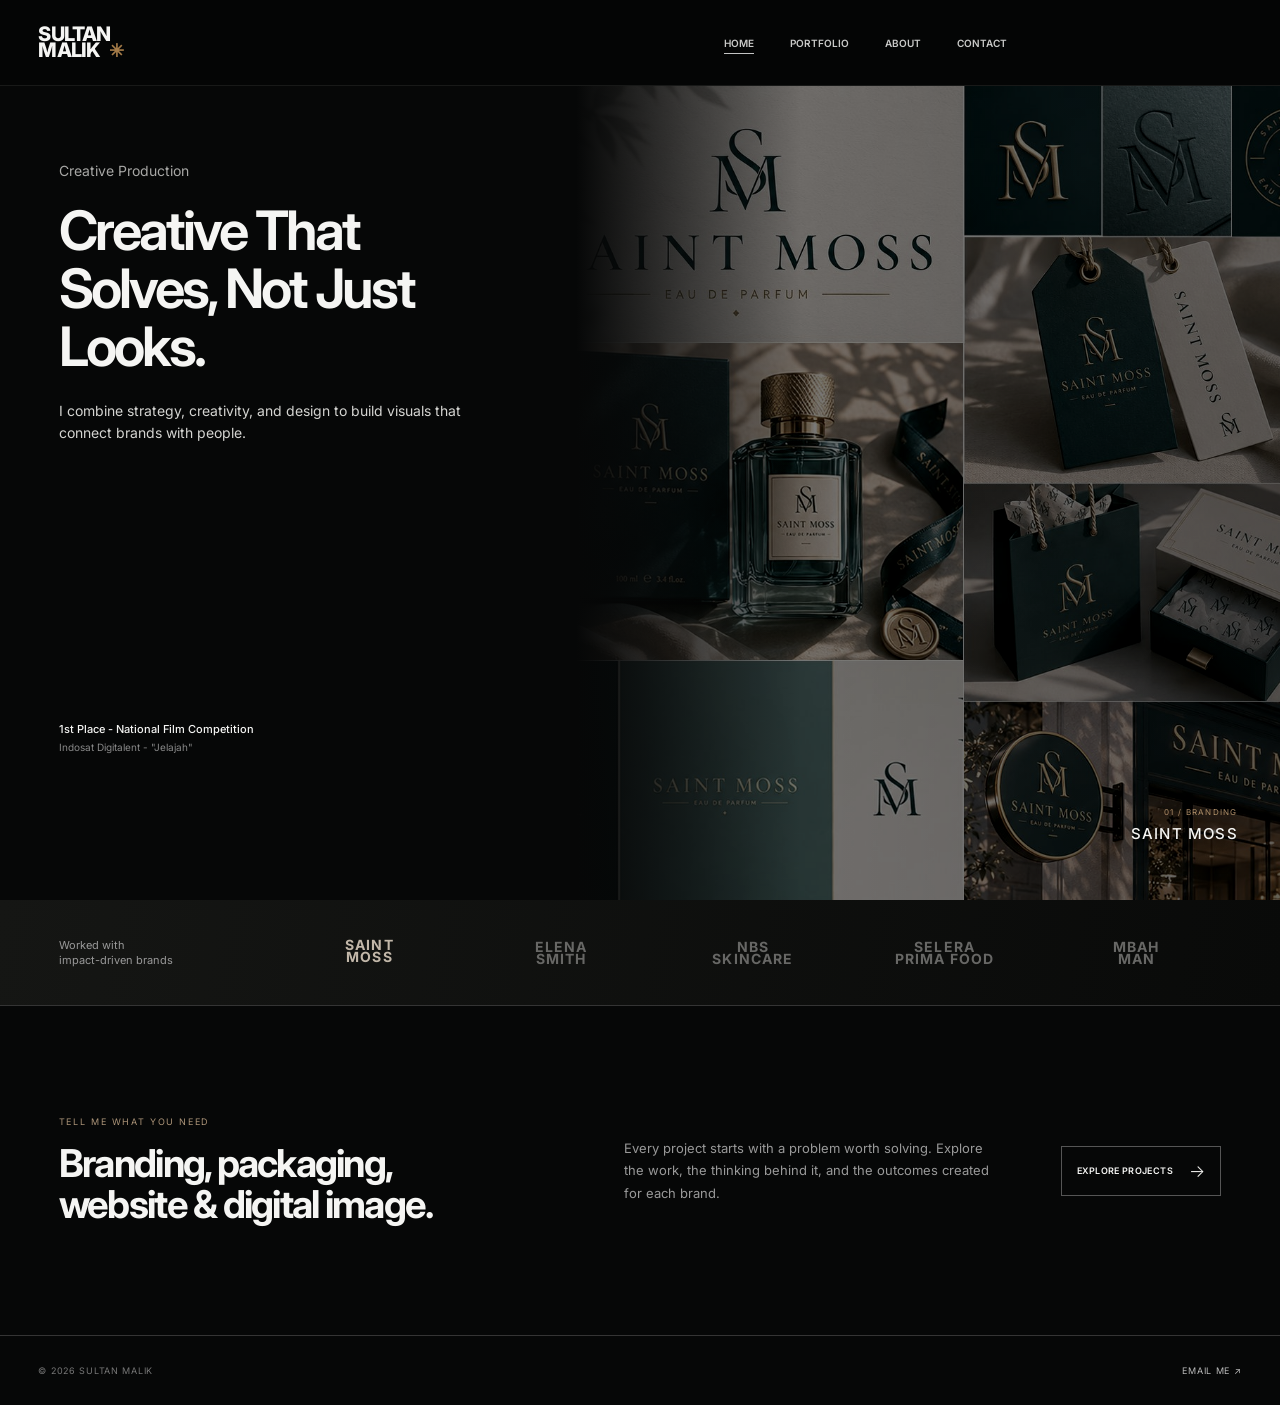
<file: index.html>
<!doctype html>
<html lang="en">
  <head>
    <!-- ========================================================
         PENGATURAN HALAMAN HOME
         Ubah judul tab browser dan deskripsi Google di bagian ini.
         ======================================================== -->
    <meta charset="UTF-8">
    <meta name="viewport" content="width=device-width, initial-scale=1">
    <meta
      name="description"
      content="Sultan Malik - Creative and Design Production."
    >
    <title>Sultan Malik - Home</title>
    <link rel="stylesheet" href="./src/styles.css?v=20260626-achievement-gap-2">
  </head>

  <body data-page="home">
    <div class="site-shell">
      <!-- HEADER DAN MENU
           Isi header dibuat oleh src/common.js. -->
      <div id="site-header"></div>

      <main class="home-page">
        <!-- ======================================================
             HERO HOME
             Ubah label, judul besar, dan deskripsi di sini.
             ====================================================== -->
        <section class="hero" id="home">
          <div class="hero-copy">
            <p class="intro" id="homeIntroLabel">Creative Production</p>

            <h1 id="homeHeadline">
              Creative That<br>
              Solves, Not Just<br>
              Looks.
            </h1>

            <p class="lede" id="homeIntroText">
              I combine strategy, creativity, and design to build visuals that
              connect brands with people.
            </p>

            <div class="award achievement-carousel" id="achievementCarousel">
              <div
                class="achievement-items"
                id="achievementItems"
                aria-live="polite"
              >
                <article class="achievement-item active">
                  <b>1st Place - National Film Competition</b>
                  <span>Indosat Digitalent - "Jelajah"</span>
                </article>

                <article class="achievement-item">
                  <b>2nd Place - National Film Competition</b>
                  <span>SEAMEO BIOTROP - "Lerak"</span>
                </article>

                <article class="achievement-item">
                  <b>Top 10 - Provincial Film Competition</b>
                  <span>Short film - "Tanpa Batas"</span>
                </article>
              </div>
            </div>
          </div>

          <!-- SLIDER GAMBAR PROJECT HOME
               Tambah atau ubah setiap <figure class="hero-slide"> di sini. -->
          <div
            class="hero-art"
            role="img"
            aria-label="Dark premium packaging concept"
          >
            <figure class="hero-slide active" data-slide="0">
              <img
                src="./assets/saintmoss/template-web.jpg"
                alt="SAINT MOSS branding project"
                fetchpriority="high"
                decoding="async"
              >
              <figcaption>
                <span>01 / BRANDING</span>
                <b>SAINT MOSS</b>
              </figcaption>
            </figure>

            <figure class="hero-slide" data-slide="1" aria-hidden="true">
              <img
                src="./assets/elena/DI/1-web.jpg"
                alt="ELENA SMITH digital imaging"
                loading="lazy"
                decoding="async"
              >
              <figcaption>
                <span>02 / DIGITAL IMAGING</span>
                <b>ELENA SMITH</b>
              </figcaption>
            </figure>

            <figure class="hero-slide" data-slide="2" aria-hidden="true">
              <img
                src="./assets/nbs/sosmed/sosmed1-web.jpg"
                alt="NBS SKINCARE social media"
                loading="lazy"
                decoding="async"
              >
              <figcaption>
                <span>03 / SOCIAL MEDIA</span>
                <b>NBS SKINCARE</b>
              </figcaption>
            </figure>

            <figure class="hero-slide" data-slide="3" aria-hidden="true">
              <img
                src="./assets/mockup/1688/NAGET MODERATE 500gr-web.jpg"
                alt="SELERA PRIMA FOOD packaging project"
                loading="lazy"
                decoding="async"
              >
              <figcaption>
                <span>04 / PACKAGING</span>
                <b>SELERA PRIMA FOOD</b>
              </figcaption>
            </figure>

            <figure class="hero-slide" data-slide="4" aria-hidden="true">
              <img
                src="./assets/mbahman/mobil1.jpg"
                alt="MBAH MAN car branding project"
                loading="lazy"
                decoding="async"
              >
              <figcaption>
                <span>05 / CAR BRANDING</span>
                <b>MBAH MAN</b>
              </figcaption>
            </figure>
          </div>
        </section>

        <!-- ======================================================
             TOMBOL NAMA BRAND DI BAWAH SLIDER
             data-slide harus sesuai urutan hero-slide, dimulai dari 0.
             ====================================================== -->
        <section class="brand-strip" aria-label="Selected clients">
          <p>
            Worked with<br>
            impact-driven brands
          </p>

          <button class="brand-trigger active" data-slide="0" aria-pressed="true">
            SAINT<br>
            MOSS
          </button>

          <button class="brand-trigger" data-slide="1" aria-pressed="false">
            ELENA<br>
            SMITH
          </button>

          <button class="brand-trigger" data-slide="2" aria-pressed="false">
            NBS<br>
            SKINCARE
          </button>

          <button class="brand-trigger" data-slide="3" aria-pressed="false">
            SELERA<br>
          PRIMA FOOD
          </button>

          <button class="brand-trigger" data-slide="4" aria-pressed="false">
            MBAH<br>
            MAN
          </button>
        </section>

        <!-- ======================================================
             AJAKAN MELIHAT PORTFOLIO
             ====================================================== -->
        <section class="home-next">
          <div>
            <p class="eyebrow">TELL ME WHAT YOU NEED</p>

            <h2 id="practiceTitle">
              Branding, packaging,<br>
              website & digital image.
            </h2>
          </div>

          <p id="practiceText">
            Every project starts with a problem worth solving. Explore the work,
            the thinking behind it, and the outcomes created for each brand.
          </p>

          <a class="outline-button" href="./portfolio.html">
            EXPLORE PROJECTS
            <span class="arrow">→</span>
          </a>
        </section>
      </main>

      <!-- FOOTER
           Isi footer dibuat oleh src/common.js. -->
      <div id="site-footer"></div>
    </div>

    <!-- JAVASCRIPT
         common.js = header/menu/footer, index.js = seluruh slider Home. -->
    <script type="module" src="./src/common.js"></script>
    <script type="module" src="./src/index.js"></script>
  </body>
</html>
</file>
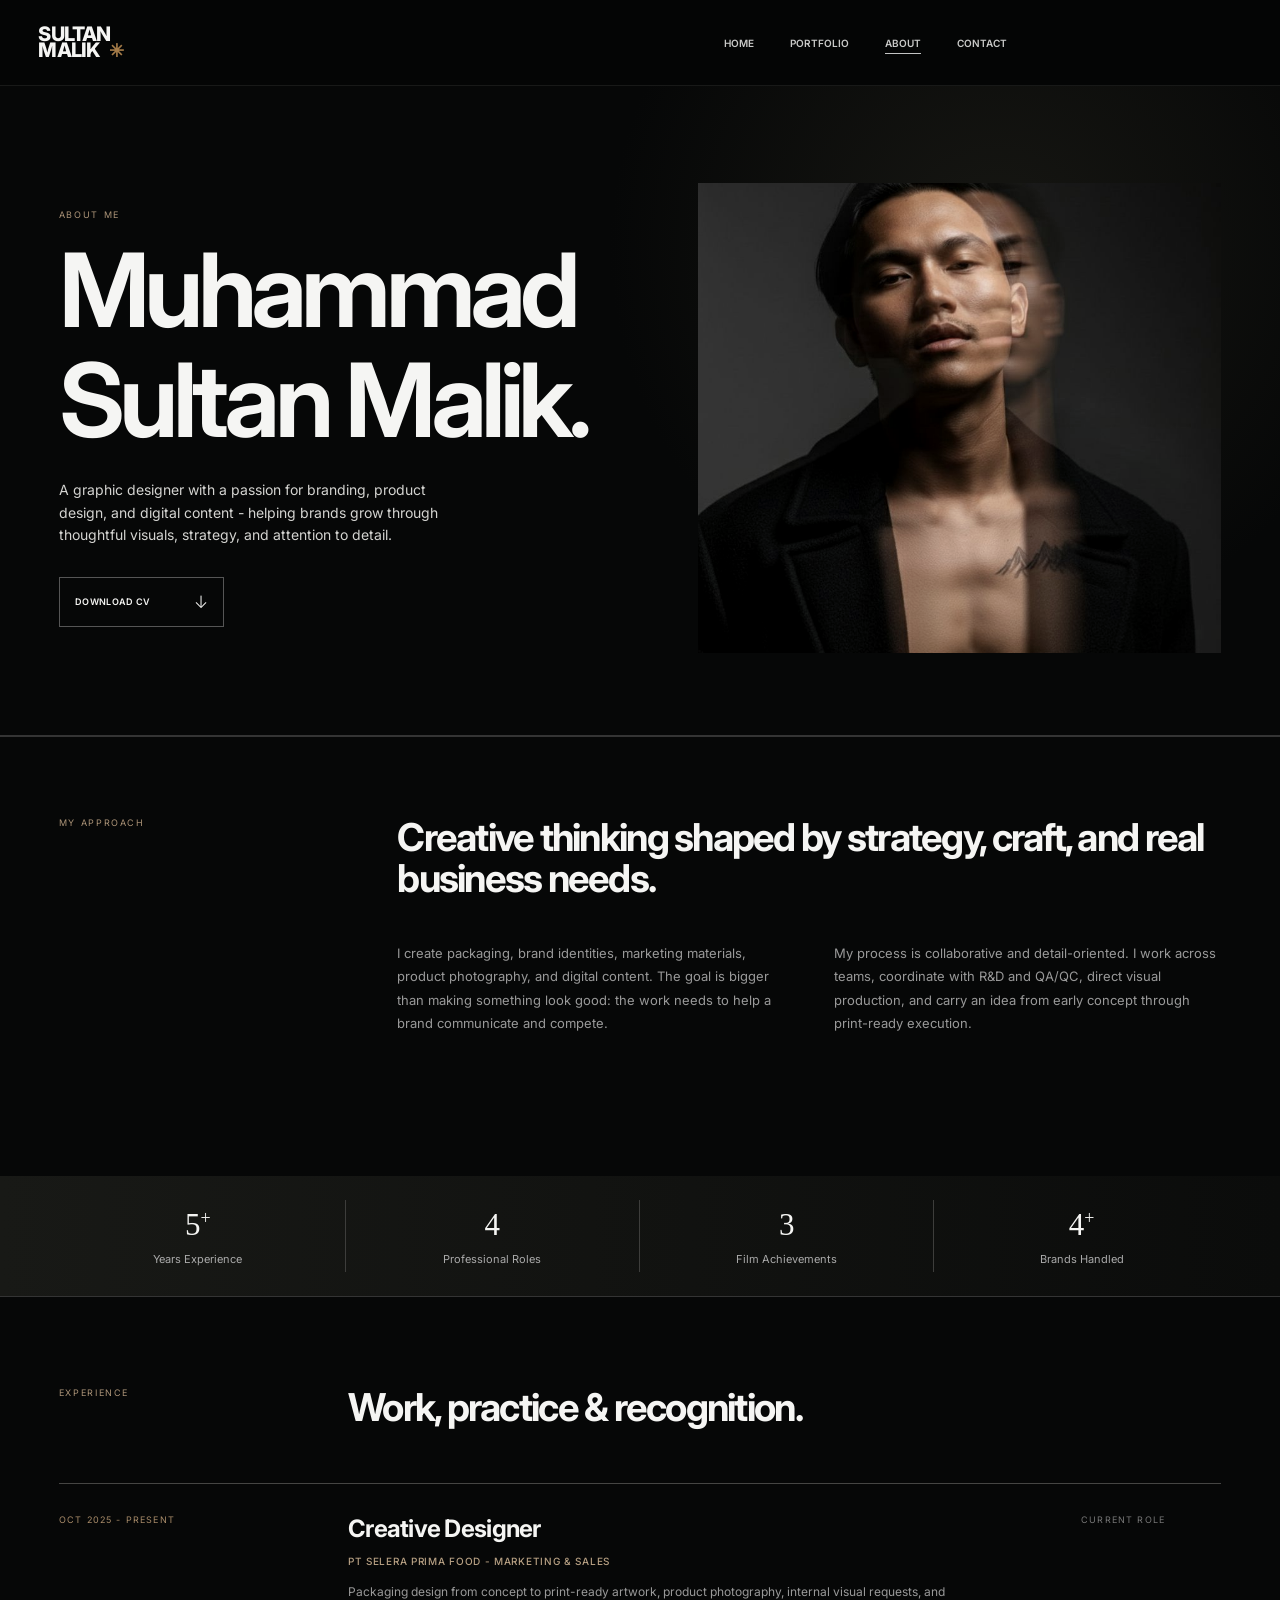
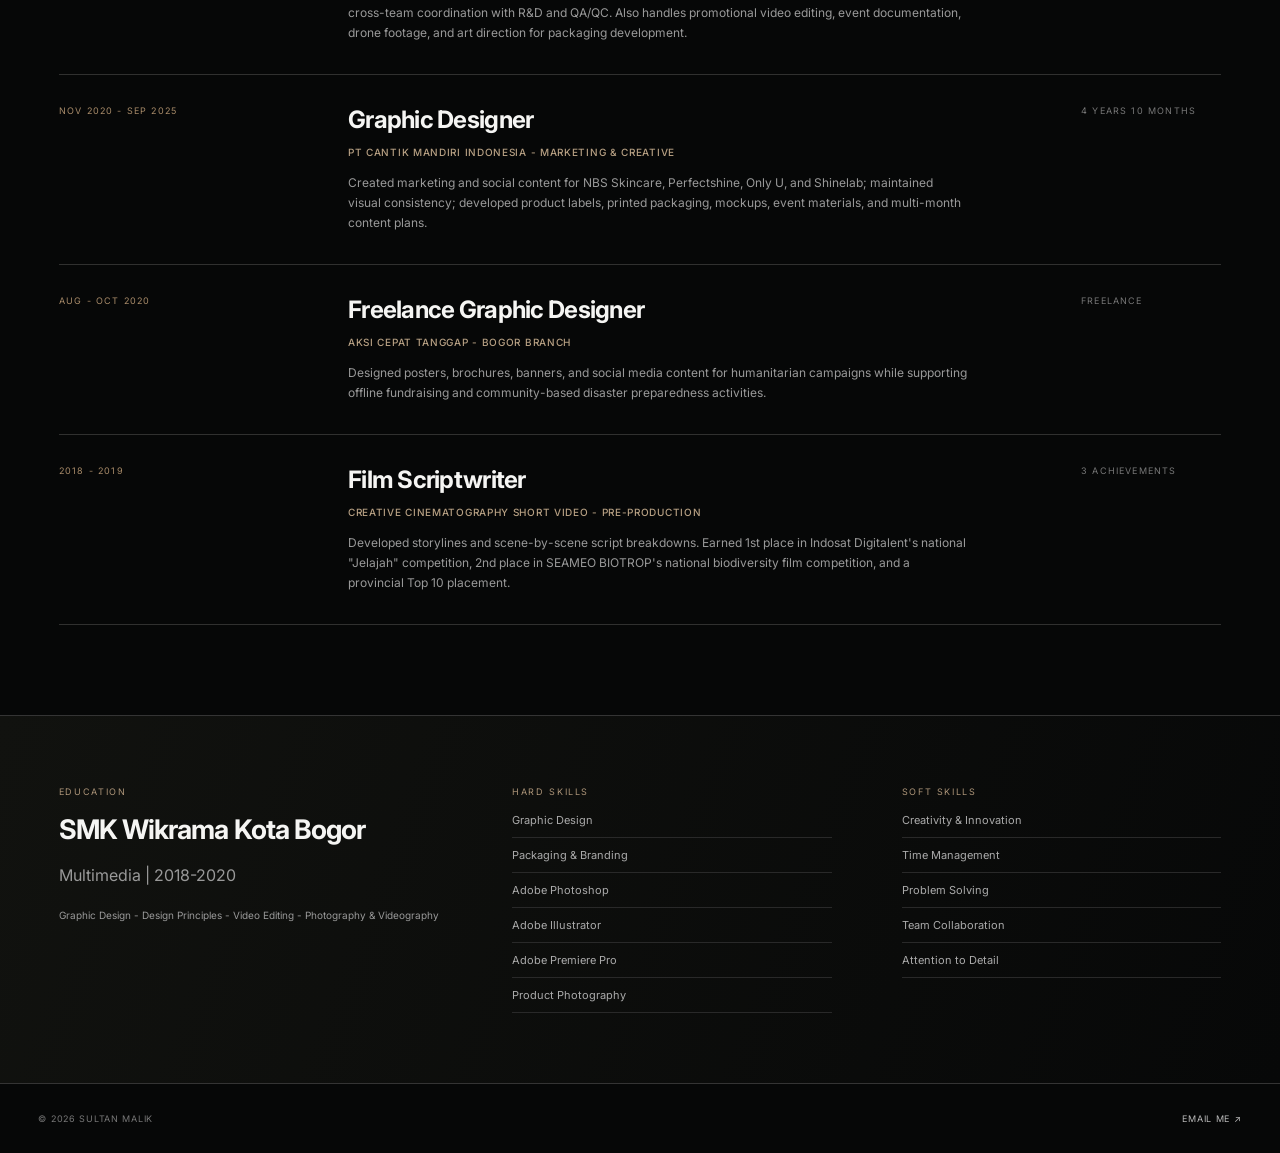
<file: about.html>
<!doctype html>
<html lang="en">
  <head>
    <!-- ========================================================
         PENGATURAN HALAMAN ABOUT
         Ubah judul tab browser dan deskripsi Google di bagian ini.
         ======================================================== -->
    <meta charset="UTF-8">
    <meta name="viewport" content="width=device-width, initial-scale=1">
    <meta
      name="description"
      content="About and experience of Muhammad Sultan Malik, multidisciplinary graphic designer."
    >
    <title>Sultan Malik - About & Experience</title>
    <link rel="stylesheet" href="./src/styles.css?v=20260626-achievement-gap-2">
  </head>

  <body data-page="about">
    <div class="site-shell">
      <!-- HEADER DAN MENU: dibuat oleh src/common.js. -->
      <div id="site-header"></div>

      <main class="about-page">
        <!-- ======================================================
             HERO ABOUT
             Ubah nama, intro, link CV, dan foto profil di sini.
             ====================================================== -->
        <section class="page-intro about-hero">
          <div>
            <p class="eyebrow">ABOUT ME</p>

            <h1 id="aboutName">
              Muhammad<br>
              Sultan Malik.
            </h1>

            <p class="lede" id="aboutIntro">
              A graphic designer with a passion for branding, product design,
              and digital content - helping brands grow through thoughtful
              visuals, strategy, and attention to detail.
            </p>

            <a
              class="outline-button cv-button"
              href="./assets/Sultan-Malik-CV.pdf"
              download
            >
              DOWNLOAD CV
              <span class="arrow">↓</span>
            </a>
          </div>

          <figure class="portrait large">
            <img
              id="aboutPortrait"
              src="./assets/malik-web.jpg"
              alt="Portrait of Muhammad Sultan Malik"
              decoding="async"
            >
          </figure>
        </section>

        <!-- ======================================================
             CERITA DAN PENDEKATAN KERJA
             ====================================================== -->
        <section class="about-story">
          <p class="eyebrow">MY APPROACH</p>

          <div>
            <h2 id="approachTitle">
              Creative thinking shaped by strategy, craft, and real business
              needs.
            </h2>

            <div class="story-columns" id="approachParagraphs">
              <p>
                I create packaging, brand identities, marketing materials,
                product photography, and digital content. The goal is bigger
                than making something look good: the work needs to help a brand
                communicate and compete.
              </p>

              <p>
                My process is collaborative and detail-oriented. I work across
                teams, coordinate with R&D and QA/QC, direct visual production,
                and carry an idea from early concept through print-ready
                execution.
              </p>
            </div>
          </div>
        </section>

        <!-- ======================================================
             ANGKA STATISTIK
             ====================================================== -->
        <section class="stats" id="aboutStats">
          <div>
            <strong>5<sup>+</sup></strong>
            <span>Years Experience</span>
          </div>

          <div>
            <strong>4</strong>
            <span>Professional Roles</span>
          </div>

          <div>
            <strong>3</strong>
            <span>Film Achievements</span>
          </div>

          <div>
            <strong>4<sup>+</sup></strong>
            <span>Brands Handled</span>
          </div>
        </section>

        <!-- ======================================================
             TIMELINE EXPERIENCE
             Tambah pengalaman baru dengan menyalin satu blok <article>.
             ====================================================== -->
        <section class="experience-block">
          <div class="section-heading">
            <p class="eyebrow">EXPERIENCE</p>
            <h2>Work, practice & recognition.</h2>
          </div>

          <div class="timeline" id="experienceTimeline">
            <article>
              <time>OCT 2025 - PRESENT</time>

              <div>
                <h2>Creative Designer</h2>
                <h3>PT Selera Prima Food - Marketing & Sales</h3>

                <p>
                  Packaging design from concept to print-ready artwork, product
                  photography, internal visual requests, and cross-team
                  coordination with R&D and QA/QC. Also handles promotional
                  video editing, event documentation, drone footage, and art
                  direction for packaging development.
                </p>
              </div>

              <span>CURRENT ROLE</span>
            </article>

            <article>
              <time>NOV 2020 - SEP 2025</time>

              <div>
                <h2>Graphic Designer</h2>
                <h3>PT Cantik Mandiri Indonesia - Marketing & Creative</h3>

                <p>
                  Created marketing and social content for NBS Skincare,
                  Perfectshine, Only U, and Shinelab; maintained visual
                  consistency; developed product labels, printed packaging,
                  mockups, event materials, and multi-month content plans.
                </p>
              </div>

              <span>4 YEARS 10 MONTHS</span>
            </article>

            <article>
              <time>AUG - OCT 2020</time>

              <div>
                <h2>Freelance Graphic Designer</h2>
                <h3>Aksi Cepat Tanggap - Bogor Branch</h3>

                <p>
                  Designed posters, brochures, banners, and social media
                  content for humanitarian campaigns while supporting offline
                  fundraising and community-based disaster preparedness
                  activities.
                </p>
              </div>

              <span>FREELANCE</span>
            </article>

            <article>
              <time>2018 - 2019</time>

              <div>
                <h2>Film Scriptwriter</h2>
                <h3>
                  Creative Cinematography Short Video - Pre-production
                </h3>

                <p>
                  Developed storylines and scene-by-scene script breakdowns.
                  Earned 1st place in Indosat Digitalent's national "Jelajah"
                  competition, 2nd place in SEAMEO BIOTROP's national
                  biodiversity film competition, and a provincial Top 10
                  placement.
                </p>
              </div>

              <span>3 ACHIEVEMENTS</span>
            </article>
          </div>
        </section>

        <!-- ======================================================
             EDUCATION, HARD SKILLS, DAN SOFT SKILLS
             ====================================================== -->
        <section class="credentials">
          <div>
            <p class="eyebrow">EDUCATION</p>
            <h2 id="educationName">SMK Wikrama Kota Bogor</h2>
            <p id="educationDetails">Multimedia | 2018-2020</p>

            <small>
              Graphic Design - Design Principles - Video Editing - Photography
              & Videography
            </small>
          </div>

          <div>
            <p class="eyebrow">HARD SKILLS</p>

            <ul id="hardSkills">
              <li>Graphic Design</li>
              <li>Packaging & Branding</li>
              <li>Adobe Photoshop</li>
              <li>Adobe Illustrator</li>
              <li>Adobe Premiere Pro</li>
              <li>Product Photography</li>
            </ul>
          </div>

          <div>
            <p class="eyebrow">SOFT SKILLS</p>

            <ul id="softSkills">
              <li>Creativity & Innovation</li>
              <li>Time Management</li>
              <li>Problem Solving</li>
              <li>Team Collaboration</li>
              <li>Attention to Detail</li>
            </ul>
          </div>
        </section>

      </main>

      <!-- FOOTER: dibuat oleh src/common.js. -->
      <div id="site-footer"></div>
    </div>

    <!-- JAVASCRIPT HEADER, MENU MOBILE, DAN FOOTER -->
    <script type="module" src="./src/common.js"></script>
  </body>
</html>
</file>
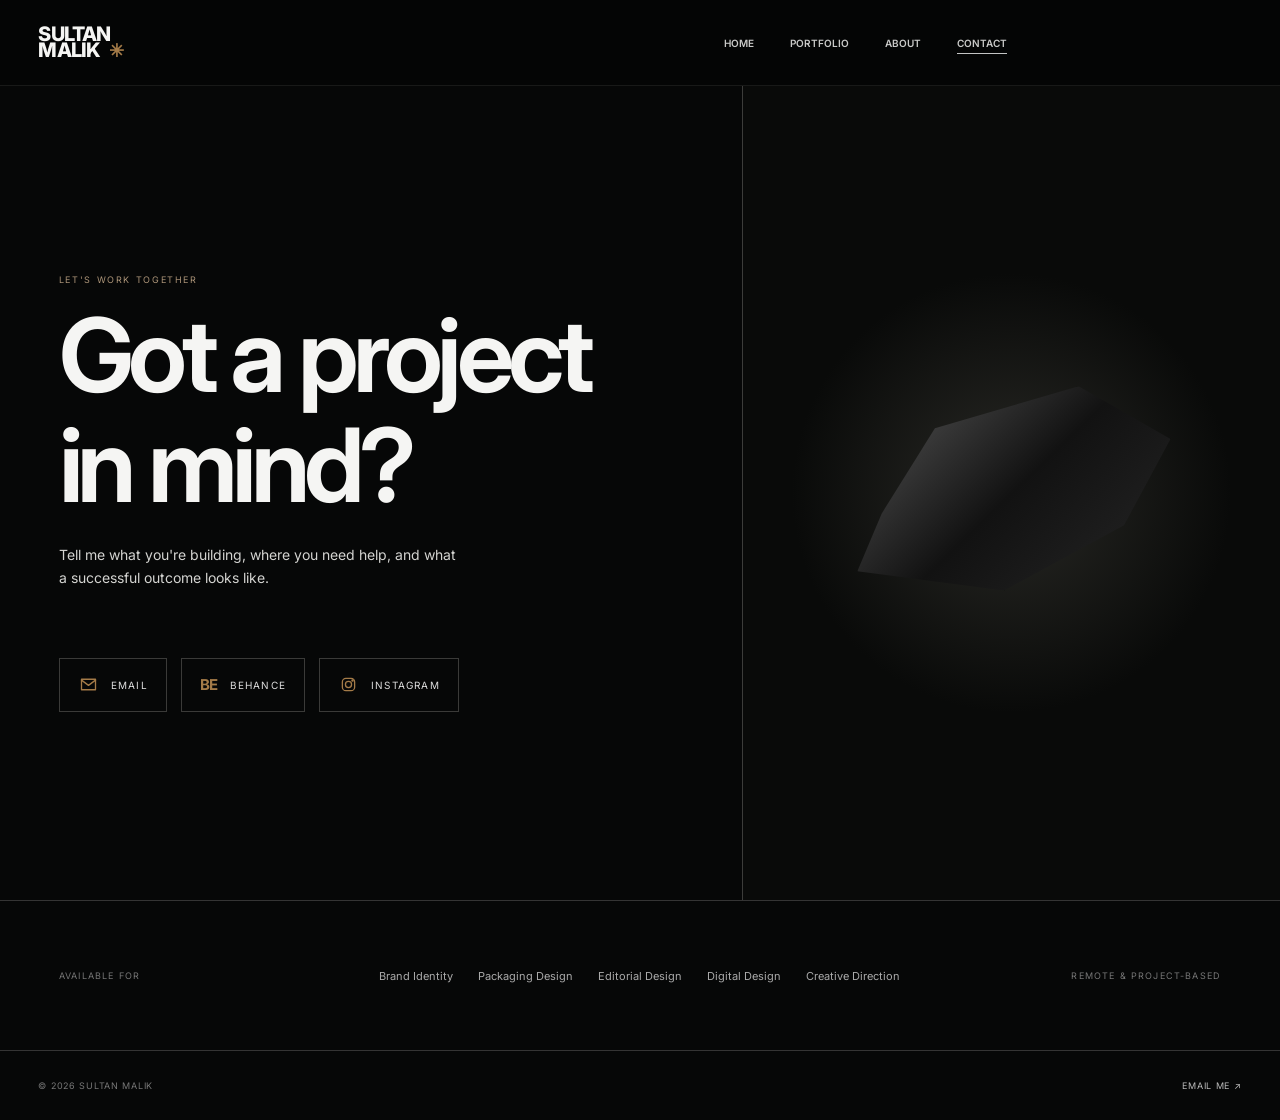
<file: contact.html>
<!doctype html>
<html lang="en">
  <head>
    <!-- ========================================================
         PENGATURAN HALAMAN CONTACT
         Ubah judul tab browser dan deskripsi Google di bagian ini.
         ======================================================== -->
    <meta charset="UTF-8">
    <meta name="viewport" content="width=device-width, initial-scale=1">
    <meta
      name="description"
      content="Contact Muhammad Sultan Malik for design projects."
    >
    <title>Sultan Malik - Contact</title>
    <link rel="stylesheet" href="./src/styles.css?v=20260626-achievement-gap-2">
  </head>

  <body data-page="contact">
    <div class="site-shell">
      <!-- HEADER DAN MENU: dibuat oleh src/common.js. -->
      <div id="site-header"></div>

      <main class="contact-page">
        <!-- ======================================================
             HERO CONTACT
             Ubah judul, intro, email, Behance, dan Instagram di sini.
             ====================================================== -->
        <section class="contact-hero">
          <div>
            <p class="eyebrow">LET'S WORK TOGETHER</p>

            <h1 id="contactHeadline">
              Got a project<br>
              in mind?
            </h1>

            <p class="lede" id="contactIntro">
              Tell me what you're building, where you need help, and what a
              successful outcome looks like.
            </p>

            <div class="contact-actions" aria-label="Contact links">
              <a
                class="contact-icon-button"
                id="contactEmail"
                href="mailto:sultanmlk41@gmail.com"
                aria-label="Send email"
              >
                <svg viewBox="0 0 24 24" aria-hidden="true">
                  <path d="M4 6h16v12H4z"></path>
                  <path d="m4 7 8 6 8-6"></path>
                </svg>
                <span>Email</span>
              </a>

              <a
                class="contact-icon-button"
                id="contactBehance"
                href="https://www.behance.net/sultanmlk_"
                aria-label="Open Behance profile"
              >
                <b>Be</b>
                <span>Behance</span>
              </a>

              <a
                class="contact-icon-button"
                id="contactInstagram"
                href="https://www.instagram.com/sultanmlk_/"
                aria-label="Open Instagram profile"
              >
                <svg viewBox="0 0 24 24" aria-hidden="true">
                  <rect x="5" y="5" width="14" height="14" rx="4"></rect>
                  <circle cx="12" cy="12" r="3.5"></circle>
                  <circle cx="16.6" cy="7.4" r="0.7"></circle>
                </svg>
                <span>Instagram</span>
              </a>
            </div>
          </div>

          <div class="contact-visual">
            <div class="contact-rock"></div>
          </div>
        </section>

        <!-- ======================================================
             DAFTAR LAYANAN YANG TERSEDIA
             ====================================================== -->
        <section class="contact-details">
          <p>AVAILABLE FOR</p>

          <div id="contactServices">
            <span>Brand Identity</span>
            <span>Packaging Design</span>
            <span>Editorial Design</span>
            <span>Digital Design</span>
            <span>Creative Direction</span>
          </div>

          <p>REMOTE & PROJECT-BASED</p>
        </section>
      </main>

      <!-- FOOTER: dibuat oleh src/common.js. -->
      <div id="site-footer"></div>
    </div>

    <!-- JAVASCRIPT HEADER, MENU MOBILE, DAN FOOTER -->
    <script type="module" src="./src/common.js"></script>
  </body>
</html>
</file>
<file: src/styles.css>
/* ============================================================
   FONT DAN PENGATURAN DASAR WEBSITE
   Warna utama, font, reset, dan perilaku scroll ada di bagian ini.
   ============================================================ */
@import url("https://fonts.googleapis.com/css2?family=Inter:wght@300;400;500;600;700&display=swap");

:root {
  color-scheme: dark;
  font-family: Inter, Arial, sans-serif;
  background: #050606;
  color: #f5f5f3;
  --gold: #a47b48;
  --muted: #9b9b98;
  --line: #343434;
}

* {
  box-sizing: border-box;
}

html {
  scroll-behavior: smooth;
}

body {
  margin: 0;
  min-width: 320px;
  min-height: 100vh;
  background: #050606;
  -webkit-font-smoothing: antialiased;
}

button,
a {
  font: inherit;
}

a {
  color: inherit;
  text-decoration: none;
}

button {
  color: inherit;
}

.site-shell {
  max-width: 1920px;
  margin: auto;
  overflow: clip;
  background: #060707;
}

/* ============================================================
   HEADER, LOGO, DAN NAVIGASI DESKTOP
   ============================================================ */
#site-header {
  position: sticky;
  top: 0;
  z-index: 50;
}

.header {
  height: 86px;
  display: grid;
  grid-template-columns: 1fr 1.25fr auto;
  align-items: center;
  padding: 0 3vw;
  border-bottom: 1px solid #181918;
  background: rgba(5, 6, 6, 0.94);
  backdrop-filter: blur(14px);
}

.brand {
  font-size: 20px;
  font-weight: 800;
  line-height: 0.78;
  letter-spacing: -0.8px;
}

.brand i {
  color: var(--gold);
  font-style: normal;
  font-size: 18px;
  margin-left: 5px;
}

.nav {
  display: flex;
  justify-content: center;
  gap: 36px;
  font-size: 10px;
  font-weight: 600;
}

.nav a {
  padding: 12px 0;
  opacity: 0.82;
  position: relative;
}

.nav a:hover {
  opacity: 1;
}

.nav a.active::after {
  content: "";
  position: absolute;
  height: 1px;
  background: #eee;
  left: 0;
  right: 0;
  bottom: 7px;
}

.header-action {
  min-width: 58px;
  display: flex;
  justify-content: flex-end;
}

.menu-button {
  display: none;
}

/* ============================================================
   STRUKTUR LAYOUT UTAMA
   ============================================================ */
.layout {
  display: grid;
  grid-template-columns: 63% 37%;
  align-items: start;
}

.left-column {
  border-right: 1px solid #4a4a48;
}

.right-column {
  min-width: 0;
}

/* ============================================================
   HOME: HERO, JUDUL, DAN TOMBOL UTAMA
   ============================================================ */
.hero {
  min-height: 650px;
  display: grid;
  grid-template-columns: 45% 55%;
  position: relative;
  overflow: hidden;
}

.hero-copy {
  padding: 76px 0 28px 4.6vw;
  z-index: 2;
}

.intro {
  color: #a7a7a5;
  font-size: 14px;
  margin: 0 0 22px;
}

h1 {
  font-size: clamp(50px, 4.25vw, 78px);
  line-height: 1.07;
  letter-spacing: -0.055em;
  margin: 0;
  font-weight: 650;
}

.lede {
  max-width: 405px;
  color: #d4d4d1;
  font-size: 14px;
  line-height: 1.6;
  margin: 24px 0;
}

.outline-button {
  display: flex;
  justify-content: space-between;
  align-items: center;
  width: 160px;
  border: 1px solid #555;
  padding: 14px 15px;
  font-size: 9px;
  font-weight: 600;
  letter-spacing: 0.04em;
  transition: 0.25s;
}

.outline-button:hover {
  background: #f2f2ef;
  color: #080808;
  border-color: #f2f2ef;
}

.arrow {
  font-size: 17px;
  font-weight: 300;
}

/* ============================================================
   HOME: SLIDE ACHIEVEMENT
   Transisi muncul/hilang achievement diatur di bagian ini.
   ============================================================ */
.award {
  position: absolute;
  bottom: clamp(30px, 16vh, 170px);
  display: flex;
  align-items: center;
}

.award p {
  margin: 0;
  font-size: 11px;
  line-height: 1.55;
}

.award span {
  color: #9e9e9b;
}

.award b {
  font-weight: 500;
}

.achievement-items {
  position: relative;
  width: 310px;
  height: 38px;
}

.achievement-item {
  position: absolute;
  inset: 0;
  display: flex;
  flex-direction: column;
  justify-content: center;
  gap: 5px;
  opacity: 0;
  transform: translateY(7px);
  transition:
    opacity 0.45s ease,
    transform 0.45s ease;
  pointer-events: none;
}

.achievement-item.active {
  opacity: 1;
  transform: translateY(0);
}

.achievement-item b {
  font-size: 11px;
  font-weight: 500;
}

.achievement-item span {
  color: #888;
  font-size: 10px;
}

/* ============================================================
   HOME: SLIDER GAMBAR PROJECT
   JavaScript memilih class .active; CSS membuat efek fade dan geraknya.
   ============================================================ */
.hero-art {
  position: relative;
  background: radial-gradient(
    circle at 57% 53%,
    #292823 0,
    #121311 27%,
    #070808 58%
  );
}

.hero-art::after {
  content: "";
  position: absolute;
  inset: 58% 0 0;
  background: linear-gradient(160deg, transparent, #030303 60%);
  border-top: 1px solid #171817;
  transform: skewY(-5deg);
  transform-origin: left;
}

.hero-slide {
  position: absolute;
  inset: 0;
  z-index: 1;
  margin: 0;
  opacity: 0;
  transform: scale(1.025);
  transition:
    opacity 0.8s ease,
    transform 4s ease;
  pointer-events: none;
}

.hero-slide.active {
  opacity: 1;
  transform: scale(1);
  pointer-events: auto;
}

.hero-slide::after {
  content: "";
  position: absolute;
  inset: 0;
  background: linear-gradient(
    90deg,
    #060707 0,
    transparent 32%,
    rgba(0, 0, 0, 0.16) 100%
  );
}

.hero-slide img {
  width: 100%;
  height: 100%;
  object-fit: cover;
  object-position: var(--hero-image-focus, center center);
  filter: saturate(0.55) brightness(0.48) contrast(1.08);
}

.hero-slide[data-slide="0"] {
  --hero-image-focus: center center;
}

.hero-slide[data-slide="1"] {
  --hero-image-focus: center 70%;
}

.hero-slide[data-slide="2"] {
  --hero-image-focus: center 70%;
}

.hero-slide[data-slide="3"] {
  --hero-image-focus: center center;
}

.hero-slide[data-slide="4"] {
  --hero-image-focus: center center;
}

.hero-slide figcaption {
  position: absolute;
  z-index: 3;
  right: 6%;
  bottom: 7%;
  display: flex;
  flex-direction: column;
  align-items: flex-end;
  gap: 7px;
  text-align: right;
  text-shadow: 0 2px 12px #000;
}

.hero-slide figcaption span {
  color: #ad8d68;
  font-size: 8px;
  letter-spacing: 0.16em;
}

.hero-slide figcaption b {
  font-size: 15px;
  letter-spacing: 0.08em;
  font-weight: 500;
}

.package {
  position: absolute;
  z-index: 2;
  width: 260px;
  height: 385px;
  right: 14%;
  top: 100px;
  padding: 105px 35px;
  color: #a77c48;
  background: linear-gradient(110deg, #131414, #282724 48%, #111 49%);
  box-shadow: -35px 40px 65px #000;
  transform: perspective(700px) rotateY(-7deg) rotateZ(2deg);
}

.package::after {
  content: "";
  position: absolute;
  right: 0;
  top: 0;
  width: 38px;
  height: 100%;
  background: repeating-linear-gradient(45deg, #9b7041 0 6px, #191714 6px 12px);
  mix-blend-mode: screen;
  opacity: 0.65;
}

.package span {
  font-family: Georgia, serif;
  font-size: 24px;
  font-style: italic;
}

.package small {
  display: block;
  font-size: 9px;
  margin-top: 36px;
  line-height: 1.5;
}

/* ============================================================
   HOME: TOMBOL NAMA BRAND DI BAWAH SLIDER
   ============================================================ */
.brand-strip {
  min-height: 105px;
  padding: 0 4.6vw;
  display: grid;
  grid-template-columns: 1.2fr repeat(5, 1fr);
  align-items: center;
  gap: 22px;
  background: linear-gradient(100deg, #151614, #090a09);
  color: #999;
}

.brand-strip p {
  font-size: 11px;
  line-height: 1.35;
}

.brand-strip b {
  font-size: 14px;
  letter-spacing: 0.08em;
  line-height: 0.85;
  text-align: center;
}

.brand-strip small {
  letter-spacing: 0;
  font-weight: 400;
}

.brand-trigger {
  min-height: 70px;
  border: 0;
  padding: 8px;
  background: none;
  color: #676765;
  font-size: 14px;
  font-weight: 700;
  letter-spacing: 0.08em;
  line-height: 0.85;
  text-align: center;
  cursor: pointer;
  transition:
    color 0.35s ease,
    transform 0.35s ease;
}

.brand-trigger small {
  font-weight: 400;
  letter-spacing: 0;
}

.brand-trigger:hover {
  color: #aaa59d;
}

.brand-trigger.active {
  color: #c2b7a9;
  transform: translateY(-2px);
}

.brand-trigger:focus-visible {
  outline: 1px solid #8f704d;
  outline-offset: 3px;
}

/* ============================================================
   KOMPONEN KONTEN BERSAMA
   Style umum untuk blok About, Portfolio, statistik, dan Contact.
   ============================================================ */
.about {
  min-height: 365px;
  display: grid;
  grid-template-columns: 45% 55%;
  padding: 24px 4.6vw;
  align-items: center;
}

.eyebrow {
  color: #ac9478;
  font-size: 9px;
  letter-spacing: 0.18em;
  margin: 0 0 16px;
}

.about h2,
.portfolio h2,
.contact h2 {
  font-size: 30px;
  letter-spacing: -0.045em;
  margin: 0 0 14px;
}

.about-copy > p:not(.eyebrow) {
  color: #aaa;
  max-width: 330px;
  font-size: 12px;
  line-height: 1.65;
}

.small {
  width: 135px;
  margin-top: 18px;
  padding: 10px 12px;
  font-size: 8px;
}

.portrait {
  height: 285px;
  background: linear-gradient(135deg, #161616, #272727 60%, #080808);
  position: relative;
  overflow: hidden;
  display: grid;
  place-items: center;
  color: #555;
  font-size: 25px;
  letter-spacing: 0.2em;
  text-align: center;
}

.portrait-glow {
  position: absolute;
  width: 210px;
  height: 330px;
  border-radius: 50% 50% 30% 30%;
  background: radial-gradient(circle at 55% 25%, #999, #333 22%, #070707 65%);
  right: 18%;
  top: 38px;
  filter: grayscale(1);
  transform: rotate(-10deg);
}

.portrait span {
  z-index: 1;
  font-size: 9px;
  color: #888;
}

.stats {
  min-height: 120px;
  display: grid;
  grid-template-columns: repeat(4, 1fr);
  background: linear-gradient(90deg, #181916, #0b0c0b);
  padding: 24px 4vw;
}

.stats div {
  display: flex;
  flex-direction: column;
  align-items: center;
  justify-content: center;
  gap: 9px;
  border-right: 1px solid #3d3d3b;
}

.stats div:last-child {
  border: 0;
}

.stats strong {
  font-family: Georgia, serif;
  font-weight: 400;
  font-size: 31px;
}

.stats sup {
  font-size: 18px;
}

.stats span {
  font-size: 11px;
  color: #aaa;
}

.portfolio {
  min-height: 1000px;
}

.portfolio-head {
  padding: 42px 32px 20px;
  border-bottom: 1px solid var(--line);
}

.portfolio h2 {
  font-size: 34px;
}

.filters {
  display: flex;
  gap: 8px;
  flex-wrap: wrap;
  margin-top: 15px;
}

.filters button {
  border: 0;
  background: none;
  color: #999;
  font-size: 9px;
  padding: 8px 12px;
  cursor: pointer;
}

.filters button.active {
  background: #f1f1ef;
  color: #111;
  border-radius: 3px;
}

.project-grid {
  padding: 0 20px 20px;
  display: grid;
  grid-template-columns: 1fr 1fr;
  gap: 18px;
}

.project-card {
  padding-top: 0;
  min-width: 0;
  transition: 0.2s;
}

.project-image {
  aspect-ratio: 1.48;
  overflow: hidden;
  background: #1c1c1b;
  position: relative;
}

.project-image img {
  width: 100%;
  height: 100%;
  object-fit: cover;
  object-position: var(--project-cover-position, center center);
  filter: saturate(0.65) brightness(0.7);
  transition: 0.45s;
}

.project-card:hover img {
  transform: scale(1.04);
  filter: saturate(0.9) brightness(0.78);
}

.view-label {
  position: absolute;
  inset: auto 8px 8px auto;
  background: #eee;
  color: #111;
  padding: 7px 9px;
  font-size: 7px;
  opacity: 0;
  transform: translateY(5px);
  transition: 0.25s;
}

.project-card:hover .view-label {
  opacity: 1;
  transform: none;
}

.project-meta {
  display: flex;
  justify-content: space-between;
  gap: 10px;
  padding: 10px 0 0;
}

.project-meta h3 {
  font-size: 11px;
  margin: 0 0 5px;
  font-weight: 500;
}

.project-meta p {
  font-size: 10px;
  color: #9a9a98;
  margin: 0;
}

.project-meta button {
  border: 0;
  background: none;
  color: #c47b69;
  font-size: 8px;
  cursor: pointer;
}

.contact {
  min-height: 230px;
  border-top: 1px solid var(--line);
  display: grid;
  grid-template-columns: 55% 45%;
  padding: 35px 32px;
  overflow: hidden;
  background: linear-gradient(120deg, #10110f, #080908);
}

.contact h2 {
  font-size: 27px;
}

.contact > div > p:not(.eyebrow) {
  font-size: 10px;
  color: #999;
  line-height: 1.5;
  max-width: 220px;
}

.contact-rock {
  width: 150px;
  height: 85px;
  margin: 42px 0 0 8px;
  background: linear-gradient(145deg, #555, #121212 50%, #252525);
  clip-path: polygon(
    10% 50%,
    30% 10%,
    75% 0,
    100% 35%,
    82% 76%,
    43% 100%,
    0 78%
  );
  transform: rotate(-9deg);
  box-shadow: 0 30px 40px #000;
}

/* ============================================================
   FOOTER BERSAMA
   ============================================================ */
footer {
  height: 70px;
  border-top: 1px solid var(--line);
  padding: 0 3vw;
  display: flex;
  align-items: center;
  justify-content: space-between;
  color: #777;
  font-size: 9px;
  letter-spacing: 0.08em;
}

footer a {
  color: #bbb;
}

/* Multi-page layouts */
.home-page .hero {
  min-height: calc(100vh - 86px);
}
/* Video layouts */
.local-video-gallery {
  margin: 48px 0;
}

.local-video-gallery h3 {
  margin-bottom: 24px;
}

.video-grid {
  display: grid;
  grid-template-columns: repeat(2, minmax(0, 1fr));
  gap: 24px;
}

.local-video-item {
  min-width: 0;
}

.local-video-item video {
  display: block;
  width: 100%;
  aspect-ratio: 16 / 9;
  object-fit: contain;
  background: #111;
  border-radius: 12px;
}

.local-video-item h4 {
  margin-top: 12px;
  font-size: 14px;
}

@media (max-width: 760px) {
  .video-grid {
    grid-template-columns: 1fr;
  }
}

/* ============================================================
   HOME: BAGIAN AJAKAN MELIHAT PROJECT
   ============================================================ */
.home-next {
  min-height: 330px;
  padding: 70px 4.6vw;
  display: grid;
  grid-template-columns: 1.35fr 1fr auto;
  gap: 70px;
  align-items: center;
  border-top: 1px solid var(--line);
}

.home-next h2,
.about-story h2,
.section-heading h2 {
  font-size: clamp(30px, 3vw, 50px);
  line-height: 1.08;
  letter-spacing: -0.045em;
  margin: 0;
}

.home-next > p {
  color: #999;
  font-size: 13px;
  line-height: 1.7;
  max-width: 430px;
}

/* ============================================================
   JUDUL PEMBUKA HALAMAN DALAM
   Dipakai oleh halaman Portfolio dan About.
   ============================================================ */
.page-intro {
  min-height: 430px;
  padding: 70px 4.6vw 55px;
  display: grid;
  grid-template-columns: 1.1fr 0.9fr;
  align-items: end;
  border-bottom: 1px solid var(--line);
  background: radial-gradient(circle at 78% 25%, #171713, #060707 35%);
}

.page-intro h1 {
  font-size: clamp(68px, 8vw, 130px);
}

.page-intro > p {
  max-width: 520px;
  color: #aaa;
  line-height: 1.75;
  font-size: 14px;
  padding-bottom: 14px;
}

.portfolio.standalone {
  min-height: 0;
}

.standalone .portfolio-head {
  padding: 22px 4.6vw;
}

.standalone .project-grid {
  grid-template-columns: repeat(3, 1fr);
  gap: 28px 22px;
  padding: 28px 4.6vw 80px;
}

.standalone .project-meta h3 {
  font-size: 13px;
}

.standalone .project-meta p {
  font-size: 11px;
}

/* ============================================================
   PORTFOLIO: EXPLORER DAN TRANSISI PERGANTIAN VIEW
   ============================================================ */
.portfolio-explorer {
  min-height: 620px;
}

#portfolioView {
  opacity: 1;
  transform: none;
}

.explorer-heading {
  padding: 55px 4.6vw 28px;
  display: flex;
  justify-content: space-between;
  align-items: end;
  gap: 30px;
}

.explorer-heading h2,
.category-view-heading h2,
.project-detail-header h2 {
  margin: 0;
  font-size: clamp(38px, 5vw, 72px);
  line-height: 1;
  letter-spacing: -0.05em;
}

/* ============================================================
   PORTFOLIO: KARTU KATEGORI
   ============================================================ */
.category-grid {
  padding: 0 4.6vw 85px;
  display: grid;
  grid-template-columns: repeat(3, 1fr);
  gap: 22px;
}

.category-card {
  min-height: 500px;
  padding: 0;
  position: relative;
  overflow: hidden;
  border: 1px solid #242424;
  background: #111;
  color: #eee;
  text-align: left;
  cursor: pointer;
}

.category-card img {
  width: 100%;
  height: 100%;
  object-fit: cover;
  position: absolute;
  inset: 0;
  filter: saturate(0.45) brightness(0.46);
  transition:
    transform 0.7s ease,
    filter 0.45s ease;
}

.category-card:hover img,
.category-card:focus-visible img {
  transform: scale(1.035);
  filter: saturate(0.68) brightness(0.58);
}

.category-shade {
  position: absolute;
  inset: 0;
  background: linear-gradient(
    180deg,
    rgba(0, 0, 0, 0.06),
    rgba(0, 0, 0, 0.2) 42%,
    rgba(0, 0, 0, 0.92)
  );
}

.category-number {
  position: absolute;
  top: 25px;
  left: 25px;
  color: #b49470;
  font-size: 9px;
  letter-spacing: 0.15em;
}

.category-content {
  position: absolute;
  left: 25px;
  right: 25px;
  bottom: 28px;
  display: flex;
  flex-direction: column;
  gap: 12px;
}

.category-content b {
  font-size: 30px;
  letter-spacing: -0.04em;
}

.category-content small {
  min-height: 42px;
  max-width: 320px;
  color: #aaa;
  font-size: 11px;
  line-height: 1.65;
}

.category-content em {
  margin-top: 8px;
  color: #b79b7a;
  font-size: 8px;
  font-style: normal;
  letter-spacing: 0.13em;
}

.category-card:focus-visible,
.project-open:focus-visible,
.portfolio-back:focus-visible {
  outline: 1px solid #b8956b;
  outline-offset: 3px;
}

/* ============================================================
   PORTFOLIO: TOOLBAR, TOMBOL BACK, DAN JUDUL KATEGORI
   ============================================================ */
.portfolio-toolbar {
  min-height: 58px;
  padding: 7px 4.6vw;
  position: sticky;
  top: 86px;
  z-index: 25;
  display: none;
  justify-content: space-between;
  align-items: center;
  background: rgba(7, 8, 8, 0.94);
  backdrop-filter: blur(14px);
}

.project-detail .portfolio-toolbar,
.category-view-heading ~ .portfolio-toolbar {
  display: none;
}

.portfolio-toolbar > span {
  color: #777;
  font-size: 8px;
  letter-spacing: 0.14em;
}

.portfolio-back {
  min-height: 42px;
  padding: 0 15px;
  border: 1px solid #333;
  background: #0a0b0b;
  color: #a7a7a2;
  display: inline-flex;
  align-items: center;
  gap: 11px;
  font-size: 9px;
  letter-spacing: 0.1em;
  cursor: pointer;
  transition:
    color 0.2s ease,
    border-color 0.2s ease,
    background 0.2s ease;
}

.portfolio-back span {
  color: #c09a6d;
  font-size: 17px;
}

.portfolio-back:hover {
  color: #fff;
  border-color: #70604c;
  background: #10100f;
}

.category-view-heading {
  padding: 55px 4.6vw 35px;
  display: grid;
  grid-template-columns: 0.25fr 0.75fr 1fr;
  gap: 40px;
  align-items: end;
}

.category-view-heading > p:last-child {
  max-width: 500px;
  margin: 0 0 5px;
  color: #999;
  font-size: 12px;
  line-height: 1.7;
}

.explorer-project-grid {
  grid-template-columns: repeat(3, 1fr);
  gap: 32px 22px;
  padding: 18px 4.6vw 85px;
}

.explorer-project-card {
  position: relative;
}

/* ============================================================
   PORTFOLIO: KARTU PROJECT DALAM KATEGORI
   ============================================================ */
.project-open {
  width: 100%;
  padding: 0;
  border: 0;
  background: none;
  color: inherit;
  display: block;
  text-align: left;
  cursor: pointer;
}

.project-open > .project-image {
  display: block;
}

.explorer-project-card .project-meta {
  display: flex;
  justify-content: space-between;
  align-items: flex-start;
  padding-top: 12px;
}

.explorer-project-card .project-meta > span {
  display: flex;
  flex-direction: column;
  gap: 5px;
}

.explorer-project-card .project-meta b {
  font-size: 12px;
  font-weight: 500;
}

.explorer-project-card .project-meta small {
  color: #92928f;
  font-size: 10px;
}

.explorer-project-card .project-meta em {
  color: #6f6f6c;
  font-size: 8px;
  font-style: normal;
}

/* ============================================================
   PORTFOLIO: HALAMAN DETAIL PROJECT
   ============================================================ */
.project-detail {
  padding-bottom: 70px;
}

.project-detail-header {
  padding: 65px 4.6vw 55px;
  display: grid;
  grid-template-columns: 1.05fr 0.95fr;
  gap: 80px;
  align-items: end;
}

.project-detail-header h2 {
  font-size: clamp(52px, 7vw, 110px);
}

.project-description > p {
  color: #aaa;
  font-size: 13px;
  line-height: 1.8;
  max-width: 580px;
  margin: 0 0 35px;
}

.project-description dl {
  margin: 0;
  display: grid;
  grid-template-columns: repeat(3, 1fr);
  gap: 20px;
}

.project-description dl div {
  border-top: 1px solid #333;
  padding-top: 12px;
}

.project-description dt {
  color: #6f6f6c;
  font-size: 8px;
  letter-spacing: 0.12em;
}

.project-description dd {
  margin: 7px 0 0;
  color: #aaa;
  font-size: 10px;
}

.project-cover-wide {
  margin: 0 4.6vw 32px;
  height: min(68vw, 780px);
  overflow: hidden;
  background: #111;
}

.project-cover-wide img {
  width: 100%;
  height: 100%;
  object-fit: cover;
  filter: saturate(0.72) brightness(0.8);
}

/* ============================================================
   PORTFOLIO: PLAYER VIDEO YOUTUBE
   ============================================================ */
.project-video {
  margin: 0 4.6vw 32px;
  aspect-ratio: 16/9;
  overflow: hidden;
  background: #0b0b0b;
}

.video-facade {
  width: 100%;
  height: 100%;
  padding: 0;
  position: relative;
  display: block;
  overflow: hidden;
  border: 0;
  background: #0b0b0b;
  color: #fff;
  text-align: left;
  cursor: pointer;
}

.video-facade img {
  width: 100%;
  height: 100%;
  object-fit: cover;
  filter: saturate(0.48) brightness(0.48);
  transition:
    filter 0.35s ease,
    transform 0.7s ease;
}

.video-facade:hover img,
.video-facade:focus-visible img {
  filter: saturate(0.68) brightness(0.58);
  transform: scale(1.015);
}

.video-facade:focus-visible {
  outline: 2px solid #b8956b;
  outline-offset: -5px;
}

.video-shade {
  position: absolute;
  inset: 0;
  background: linear-gradient(
    90deg,
    rgba(0, 0, 0, 0.75),
    rgba(0, 0, 0, 0.12) 60%
  );
}

.video-content {
  position: absolute;
  left: 5%;
  bottom: 10%;
  display: flex;
  flex-direction: column;
  gap: 10px;
}

.video-content small {
  color: #c09b6f;
  font-size: 8px;
  letter-spacing: 0.15em;
  text-transform: uppercase;
}

.video-content b {
  font-size: clamp(32px, 5vw, 76px);
  letter-spacing: -0.05em;
}

.video-content em {
  color: #aaa;
  font-size: 10px;
  font-style: normal;
}

.video-player-frame,
.video-player-frame iframe {
  width: 100%;
  height: 100%;
}

.video-player-frame iframe {
  display: block;
  border: 0;
}

/* ============================================================
   PORTFOLIO: GALLERY MASONRY DAN EFEK HOVER GAMBAR
   ============================================================ */
.masonry-gallery {
  margin: 0 4.6vw;
  display: grid;
  grid-template-columns: repeat(2, minmax(0, 1fr));
  gap: 22px;
  align-items: start;
}

.masonry-item {
  margin: 0;
  overflow: visible;
  background: transparent;
}

.masonry-item img {
  width: 100%;
  height: auto;
  object-fit: contain;
  display: block;
  filter: saturate(0.72) brightness(0.78);
  transition:
    filter 0.3s ease,
    transform 0.5s ease;
}

.masonry-item:hover img {
  filter: saturate(0.92) brightness(0.88);
  transform: scale(1.01);
}

.detail-bottom-back {
  margin: 55px 4.6vw 0;
  padding-top: 25px;
  border-top: 1px solid var(--line);
}

/* ============================================================
   ABOUT: HERO DAN FOTO PROFIL
   ============================================================ */
.about-hero {
  min-height: 650px;
  align-items: center;
}

.about-hero .portrait {
  width: 100%;
  height: 470px;
}

.about-hero .portrait-glow {
  width: 340px;
  height: 500px;
  right: 17%;
}

.about-hero figure.portrait {
  margin: 0;
  display: block;
  background: #111;
}

.about-hero .portrait img {
  width: 100%;
  height: 100%;
  object-fit: cover;
  object-position: center 34%;
  filter: saturate(0.72) contrast(1.04);
  transition:
    filter 0.35s ease,
    transform 0.6s ease;
}

.about-hero .portrait:hover img {
  filter: saturate(0.92) contrast(1.02);
  transform: scale(1.015);
}

.cv-button {
  margin-top: 30px;
  width: 165px;
}

/* ============================================================
   ABOUT: CERITA DAN PENDEKATAN KERJA
   ============================================================ */
.about-story {
  min-height: 440px;
  padding: 80px 4.6vw;
  display: grid;
  grid-template-columns: 0.35fr 1fr;
  gap: 50px;
  border-top: 1px solid var(--line);
}

.about-story > div {
  max-width: 900px;
}

.story-columns {
  display: grid;
  grid-template-columns: 1fr 1fr;
  gap: 50px;
  margin-top: 42px;
}

.story-columns p {
  color: #999;
  font-size: 13px;
  line-height: 1.8;
  margin: 0;
}

/* ============================================================
   ABOUT: TIMELINE EXPERIENCE
   ============================================================ */
.experience-block {
  padding: 90px 4.6vw;
  border-top: 1px solid var(--line);
}

.section-heading {
  display: grid;
  grid-template-columns: 0.35fr minmax(0, 1fr) 140px;
  gap: 50px;
  margin-bottom: 55px;
}

.timeline {
  border-top: 1px solid #454543;
}

.timeline article {
  min-height: 165px;
  padding: 30px 0;
  display: grid;
  grid-template-columns: 0.35fr minmax(0, 1fr) 140px;
  gap: 50px;
  align-items: start;
  border-bottom: 1px solid #30302f;
}

.timeline time,
.timeline article > span {
  font-size: 9px;
  letter-spacing: 0.13em;
  color: #a88b69;
}

.timeline article > span {
  color: #777;
}

.timeline h2 {
  font-size: 24px;
  letter-spacing: -0.03em;
  margin: 0 0 12px;
}

.timeline h3 {
  color: #b7a083;
  font-size: 10px;
  font-weight: 500;
  letter-spacing: 0.07em;
  margin: 0 0 15px;
  text-transform: uppercase;
}

.timeline p {
  color: #999;
  max-width: 620px;
  font-size: 12px;
  line-height: 1.7;
  margin: 0;
}

/* ============================================================
   CONTACT: HERO, EMAIL, DAN VISUAL
   ============================================================ */
.contact-hero {
  min-height: calc(100vh - 86px);
  display: grid;
  grid-template-columns: 58% 42%;
}

.contact-hero > div:first-child {
  padding: 10vh 4.6vw;
  display: flex;
  flex-direction: column;
  justify-content: center;
}

.contact-hero h1 {
  font-size: clamp(66px, 8vw, 130px);
}

.contact-actions {
  margin-top: 45px;
  display: flex;
  flex-wrap: wrap;
  gap: 14px;
}

.contact-icon-button {
  min-height: 54px;
  padding: 0 18px;
  border: 1px solid #3a3a38;
  color: #ddd;
  display: inline-flex;
  align-items: center;
  gap: 12px;
  font-size: 10px;
  letter-spacing: 0.12em;
  text-transform: uppercase;
  transition:
    color 0.2s ease,
    border-color 0.2s ease,
    background 0.2s ease;
}

.contact-icon-button:hover {
  color: #fff;
  border-color: #8b7357;
  background: rgba(255, 255, 255, 0.04);
}

.contact-icon-button svg {
  width: 21px;
  height: 21px;
  fill: none;
  stroke: var(--gold);
  stroke-width: 1.5;
  stroke-linecap: round;
  stroke-linejoin: round;
}

.contact-icon-button b {
  color: var(--gold);
  font-size: 15px;
  letter-spacing: -0.04em;
}

.contact-visual {
  min-height: 600px;
  display: grid;
  place-items: center;
  background: radial-gradient(circle, #292925, #090a09 45%);
  border-left: 1px solid #3c3c3a;
}

.contact-visual .contact-rock {
  width: 330px;
  height: 190px;
  margin: 0;
}

.contact-details {
  min-height: 150px;
  padding: 35px 4.6vw;
  display: grid;
  grid-template-columns: 0.6fr 1.4fr auto;
  gap: 40px;
  align-items: center;
  border-top: 1px solid var(--line);
}

.contact-details p {
  font-size: 9px;
  letter-spacing: 0.13em;
  color: #777;
}

.contact-details div {
  display: flex;
  flex-wrap: wrap;
  gap: 12px 25px;
}

.contact-details span {
  font-size: 11px;
  color: #aaa;
}

/* ============================================================
   ABOUT: EDUCATION, HARD SKILLS, DAN SOFT SKILLS
   ============================================================ */
.credentials {
  padding: 70px 4.6vw;
  display: grid;
  grid-template-columns: 1.2fr 1fr 1fr;
  gap: 70px;
  border-top: 1px solid var(--line);
  background: linear-gradient(110deg, #11120f, #070808);
}

.credentials h2 {
  font-size: 27px;
  letter-spacing: -0.035em;
  margin: 0 0 10px;
}

.credentials p:not(.eyebrow),
.credentials small {
  color: #999;
  line-height: 1.7;
}

.credentials small {
  display: block;
  margin-top: 18px;
  max-width: 390px;
  font-size: 10px;
}

.credentials ul {
  list-style: none;
  padding: 0;
  margin: 0;
  display: grid;
  gap: 10px;
}

.credentials li {
  color: #aaa;
  font-size: 11px;
  padding-bottom: 10px;
  border-bottom: 1px solid #292929;
}

/* ============================================================
   RESPONSIVE: LAYAR DESKTOP BESAR
   ============================================================ */
@media (min-width: 1100px) {
  .project-grid {
    padding-top: 0;
  }

  .project-card:nth-child(-n + 2) {
    padding-top: 0;
  }

  .portfolio-head + .project-grid {
    padding-top: 0;
  }

  .project-grid {
    margin-top: 0;
  }

  .project-card {
    margin-top: 0;
  }

  .project-grid .project-card:nth-child(n + 3) {
    margin-top: 0;
  }
}

/* ============================================================
   RESPONSIVE: TABLET DAN LAPTOP KECIL
   ============================================================ */
@media (max-width: 1100px) {
  .layout {
    grid-template-columns: 58% 42%;
  }

  .hero {
    grid-template-columns: 55% 45%;
  }

  .package {
    width: 210px;
    height: 330px;
    right: 5%;
  }

  .brand-strip {
    gap: 8px;
  }

  .brand-trigger {
    font-size: 11px;
  }

  .project-grid {
    grid-template-columns: 1fr;
  }

  .standalone .project-grid {
    grid-template-columns: repeat(2, 1fr);
  }

  .category-grid {
    grid-template-columns: repeat(2, 1fr);
  }

  .category-card:first-child {
    grid-column: span 2;
    min-height: 420px;
  }

  .explorer-project-grid {
    grid-template-columns: repeat(2, 1fr);
  }

  .portrait-glow {
    right: 5%;
  }

  .home-next {
    grid-template-columns: 1fr 1fr;
  }

  .home-next .outline-button {
    grid-column: 2;
  }

  .contact-details {
    grid-template-columns: 1fr 2fr;
  }

  .contact-details > p:last-child {
    grid-column: 2;
  }
}

/* ============================================================
   RESPONSIVE: MOBILE
   Menu mobile dan susunan satu kolom diatur di bagian ini.
   ============================================================ */
@media (max-width: 760px) {
  .header {
    height: 72px;
    grid-template-columns: 1fr auto auto;
    padding: 0 20px;
  }

  .brand {
    font-size: 17px;
  }

  .menu-button {
    display: block;
    border: 0;
    background: none;
    font-size: 9px;
    letter-spacing: 0.13em;
    margin-right: 18px;
  }

  .nav {
    display: none;
    position: absolute;
    top: 72px;
    left: 0;
    right: 0;
    background: #090a09;
    padding: 22px;
    flex-direction: column;
    gap: 7px;
    border-bottom: 1px solid #333;
  }

  .nav.open {
    display: flex;
  }

  .nav a.active::after {
    display: none;
  }

  .layout {
    display: flex;
    flex-direction: column;
  }

  .left-column {
    display: contents;
  }

  .right-column {
    display: contents;
  }

  .hero {
    order: 1;
    min-height: 650px;
    display: block;
  }

  .hero-copy {
    padding: 70px 22px 22px;
  }

  .hero h1 {
    font-size: 50px;
  }

  .lede {
    max-width: 310px;
  }

  .hero-art {
    position: absolute;
    inset: 280px 0 0;
    opacity: 0.65;
  }

  .hero-slide::after {
    background: linear-gradient(
      180deg,
      #060707 0,
      transparent 38%,
      rgba(0, 0, 0, 0.3) 100%
    );
  }

  .hero-slide figcaption {
    right: 18px;
    bottom: 22px;
  }

  .package {
    width: 200px;
    height: 290px;
    right: 8%;
    top: 68px;
    padding: 80px 25px;
  }

  .award {
    left: 22px;
    bottom: 22px;
  }

  .achievement-items {
    width: 250px;
  }

  .brand-strip {
    order: 2;
    min-height: 110px;
    padding: 16px 16px;
    display: flex;
    gap: 8px;
    overflow-x: auto;
    scrollbar-width: none;
  }

  .brand-strip::-webkit-scrollbar {
    display: none;
  }

  .brand-strip p {
    min-width: 135px;
  }

  .brand-trigger {
    min-width: 105px;
    font-size: 11px;
  }

  .portfolio {
    order: 3;
    min-height: 0;
  }

  .portfolio-head {
    padding: 54px 22px 22px;
  }

  .portfolio h2 {
    font-size: 36px;
  }

  .project-grid {
    padding: 0 14px 34px;
    gap: 22px;
  }

  .project-image {
    aspect-ratio: 1.35;
  }

  .project-meta h3 {
    font-size: 13px;
  }

  .project-meta p {
    font-size: 11px;
  }

  .about {
    order: 4;
    grid-template-columns: 1fr;
    padding: 50px 22px;
    gap: 30px;
  }

  .about h2 {
    font-size: 34px;
  }

  .portrait {
    height: 330px;
  }

  .stats {
    order: 5;
    grid-template-columns: 1fr 1fr;
    padding: 0 16px;
  }

  .stats div {
    min-height: 120px;
    border-bottom: 1px solid #333;
  }

  .stats div:nth-child(2) {
    border-right: 0;
  }

  .contact {
    order: 6;
    min-height: 260px;
    padding: 45px 22px;
  }

  .contact h2 {
    font-size: 31px;
  }

  .contact-rock {
    width: 120px;
  }

  footer {
    height: 80px;
    padding: 0 22px;
  }

  .home-page .hero {
    min-height: 650px;
  }

  .home-next {
    padding: 55px 22px;
    grid-template-columns: 1fr;
    gap: 25px;
  }

  .home-next .outline-button {
    grid-column: auto;
  }

  .page-intro {
    min-height: 460px;
    padding: 60px 22px 40px;
    grid-template-columns: 1fr;
    gap: 35px;
    align-items: end;
  }

  .page-intro h1 {
    font-size: 58px;
  }

  .page-intro > p {
    font-size: 12px;
  }

  .standalone .portfolio-head {
    padding: 20px 14px;
  }

  .standalone .project-grid {
    grid-template-columns: 1fr;
    padding: 20px 14px 50px;
  }

  .about-hero {
    min-height: 0;
    padding-bottom: 55px;
  }

  .about-hero .portrait {
    height: 440px;
  }

  .about-hero .portrait img {
    object-position: center 28%;
  }

  .about-story {
    padding: 55px 22px;
    grid-template-columns: 1fr;
    gap: 18px;
  }

  .story-columns {
    grid-template-columns: 1fr;
    gap: 18px;
    margin-top: 30px;
  }

  .experience-block {
    padding: 55px 22px;
  }

  .section-heading {
    grid-template-columns: 1fr;
    gap: 10px;
  }

  .timeline article {
    grid-template-columns: 1fr;
    gap: 15px;
  }

  .timeline article > span {
    display: none;
  }

  .credentials {
    padding: 50px 22px;
    grid-template-columns: 1fr;
    gap: 45px;
  }

  .contact-hero {
    min-height: 0;
    grid-template-columns: 1fr;
  }

  .contact-hero > div:first-child {
    min-height: 570px;
    padding: 70px 22px;
  }

  .contact-hero h1 {
    font-size: 62px;
  }

  .contact-actions {
    gap: 10px;
  }

  .contact-icon-button {
    min-height: 50px;
    font-size: 9px;
  }

  .contact-visual {
    min-height: 330px;
    border-left: 0;
    border-top: 1px solid #333;
  }

  .contact-visual .contact-rock {
    width: 230px;
    height: 135px;
  }

  .contact-details {
    grid-template-columns: 1fr;
    padding: 35px 22px;
  }

  .contact-details > p:last-child {
    grid-column: auto;
  }

  .portfolio-toolbar {
    top: 72px;
    padding: 0 18px;
  }

  .portfolio-toolbar > span {
    display: none;
  }

  .explorer-heading {
    padding: 45px 18px 22px;
  }

  .explorer-heading h2 {
    font-size: 42px;
  }

  .category-grid {
    padding: 0 14px 55px;
    grid-template-columns: 1fr;
    gap: 16px;
  }

  .category-card,
  .category-card:first-child {
    grid-column: auto;
    min-height: 390px;
  }

  .category-view-heading {
    padding: 45px 18px 28px;
    grid-template-columns: 1fr;
    gap: 12px;
  }

  .category-view-heading h2 {
    font-size: 52px;
  }

  .explorer-project-grid {
    grid-template-columns: 1fr;
    padding: 12px 14px 60px;
    gap: 28px;
  }

  .project-detail-header {
    padding: 45px 18px 35px;
    grid-template-columns: 1fr;
    gap: 30px;
  }

  .project-detail-header h2 {
    font-size: 58px;
  }

  .project-description dl {
    grid-template-columns: 1fr 1fr;
  }

  .project-cover-wide {
    margin: 0 0 18px;
    height: 68vh;
    max-height: 640px;
  }

  .project-video {
    margin: 0 0 18px;
  }

  .video-content {
    left: 20px;
    bottom: 28px;
  }

  .video-content b {
    font-size: 38px;
  }

  .masonry-gallery {
    margin: 0 14px;
    grid-template-columns: 1fr;
    gap: 14px;
  }

  .detail-bottom-back {
    margin: 42px 18px 0;
  }

  .portfolio-back {
    min-height: 48px;
  }
}

/* ============================================================
   AKSESIBILITAS: MATIKAN ANIMASI UNTUK PENGGUNA REDUCED MOTION
   ============================================================ */
@media (prefers-reduced-motion: reduce) {
  html {
    scroll-behavior: auto;
  }

  * {
    transition: none !important;
  }
}
</file>
